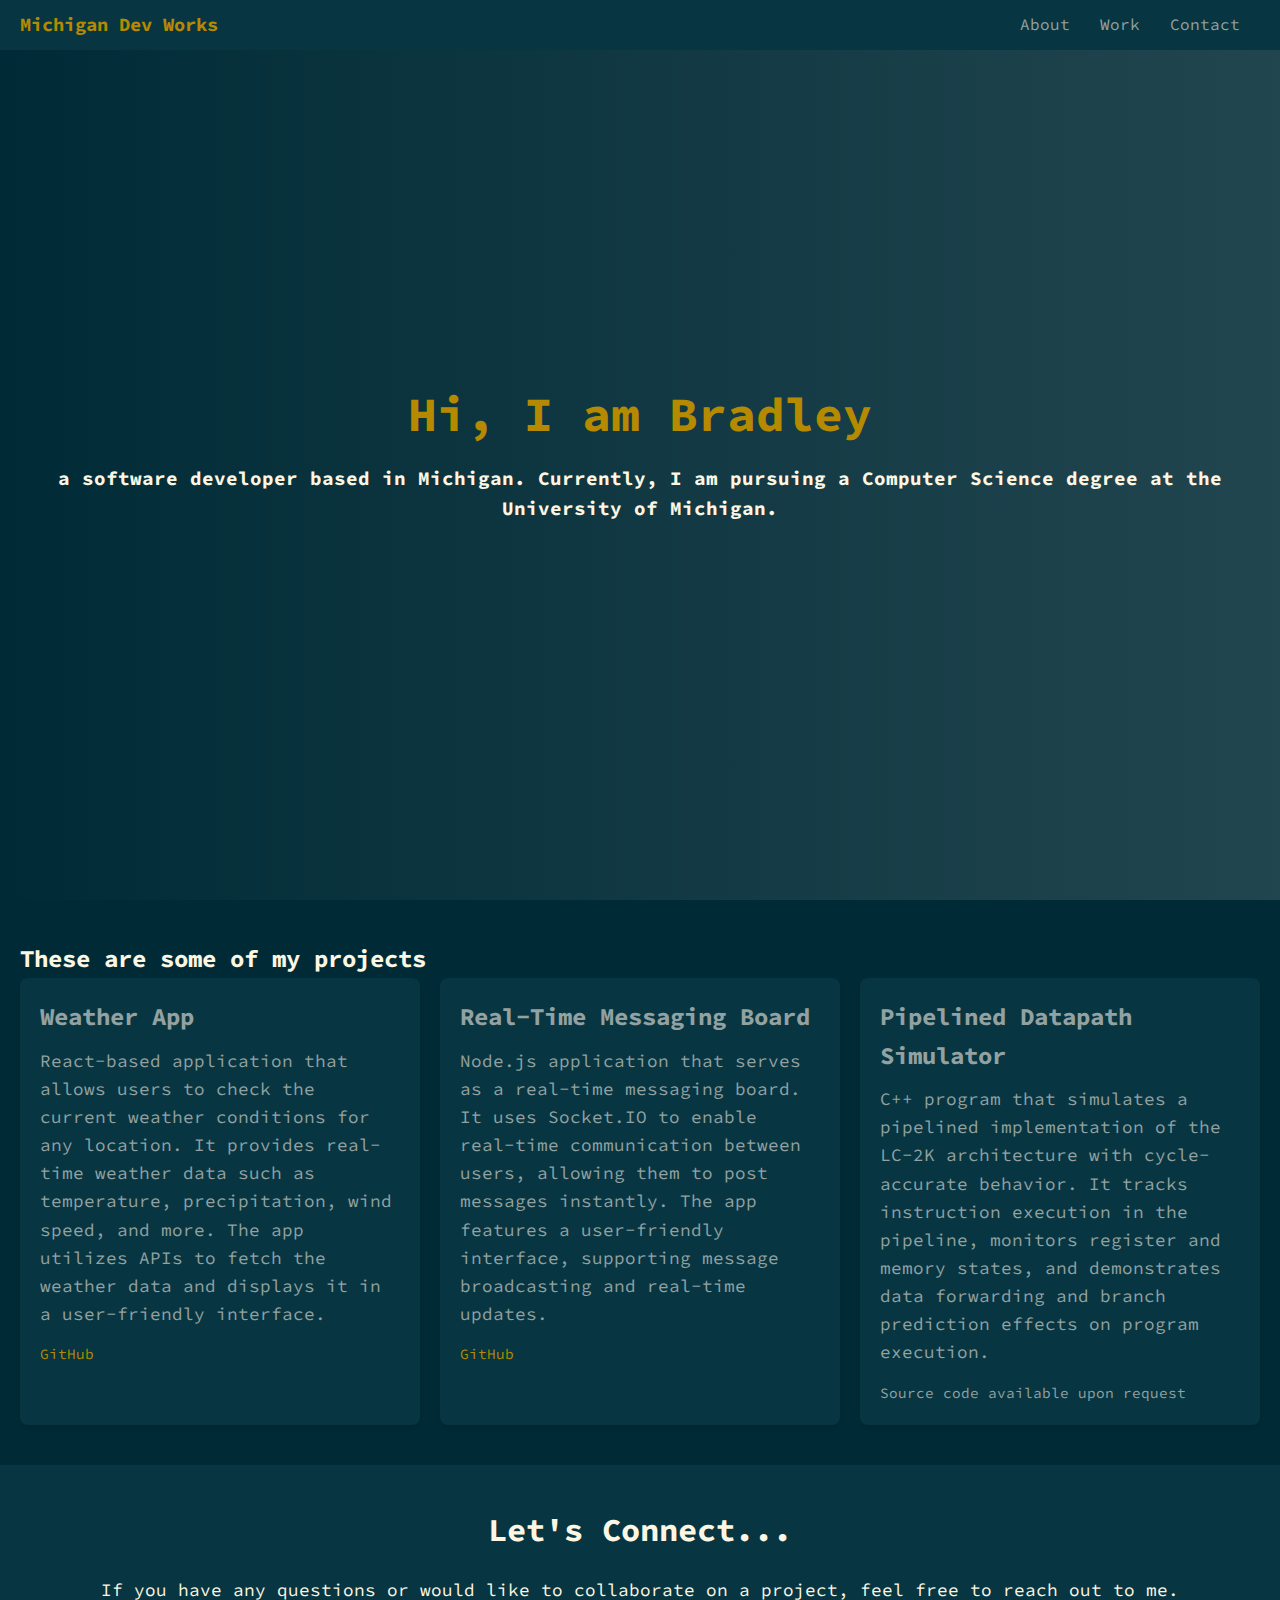
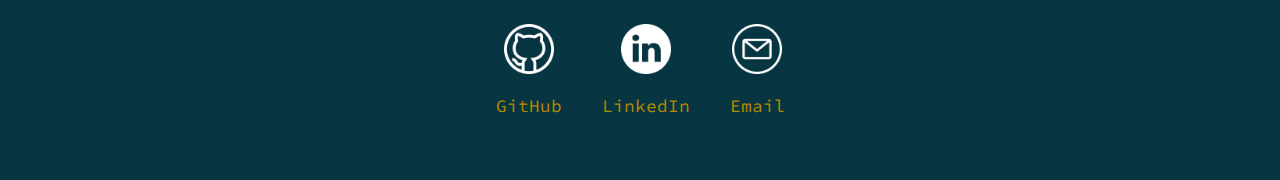
<file: index.html>
<!DOCTYPE html>
<html lang="en">

<head>
    <meta charset="UTF-8">
    <meta name="viewport" content="width=device-width, initial-scale=1.0">
    <link rel="stylesheet" href="styles.css">
    <link rel="preconnect" href="https://fonts.googleapis.com">
    <link rel="preconnect" href="https://fonts.gstatic.com" crossorigin>
    <link href="https://fonts.googleapis.com/css2?family=Source+Code+Pro:ital,wght@0,200..900;1,200..900&display=swap"
        rel="stylesheet">
    <title>MI Dev Works</title>
</head>
<div class="container">

    <body>
        <header id="header">
            <h3 id="header-title">Michigan Dev Works</h3>
            <nav id="nav-bar">
                <ul>
                    <li><a href="#about" class="nav-link">About</a></li>
                    <li><a href="#work" class="nav-link">Work</a></li>
                    <li><a href="#contact" class="nav-link">Contact</a></li>
                </ul>
            </nav>
        </header>
        <main>
            <section id="about">
                <h1>Hi, I am Bradley</h1>
                <p>a software developer based in Michigan. Currently, I am pursuing a Computer Science degree at the
                    University of Michigan.</p>
            </section>
            <section id="work">
                <h2>These are some of my projects</h2>
                <div id="work-container">
                    <div class="card">
                        <h3 class="card-title">Weather App</h3>
                        <p class="card-description">React-based application that allows users to check
                            the current weather conditions for any location. It provides real-time weather data such as
                            temperature, precipitation, wind speed, and more. The app utilizes APIs to fetch the weather
                            data and displays it in a user-friendly interface.</p>
                        <p class="card-availability">
                            <a href="https://github.com/bjclifton/weather-app" target="_blank">GitHub</a>
                        </p>
                    </div>
                    <div class="card">
                      <h3 class="card-title">Real-Time Messaging Board</h3>
                      <p class="card-description">Node.js application that serves as a real-time messaging board. It uses Socket.IO to enable real-time communication between users, allowing them to post messages instantly. The app features a user-friendly interface, supporting message broadcasting and real-time updates.
                      </p>
                      <p class="card-availability">
                          <a href="https://github.com/bjclifton/message-board" target="_blank">GitHub</a>
                      </p>
                  </div>
                    <div class="card">
                        <h3 class="card-title">Pipelined Datapath Simulator</h3>
                        <p class="card-description">C++ program that simulates a pipelined implementation of the LC-2K
                            architecture with cycle-accurate behavior. It tracks instruction execution in the pipeline,
                            monitors register and memory states, and demonstrates data forwarding and branch prediction
                            effects on program execution.</p>
                        <p class="card-availability">Source code available upon request</p>
                    </div>
                </div>
            </section>
            <section id="contact">
                <h2>Let's Connect...</h2>
                <p>If you have any questions or would like to collaborate on a project, feel free to reach out to me.
                </p>
                <div id="contact-info-container">
                    <div class="contact-info">
                        <img src="github.png" alt="GitHub Logo">
                        <p><a href="https://github.com/bjclifton">GitHub</a></p>
                    </div>
                    <div class="contact-info">
                        <img src="linkedin.png" alt="LinkedIn Logo">
                        <p><a href="https://www.linkedin.com/in/bclifto/">LinkedIn</a></p>
                    </div>
                    <div class="contact-info">
                        <img src="email.png" alt="Email Logo">
                        <p><a href="mailto:your-email@example.com">Email</a></p>
                    </div>
            </section>
        </main>
    </body>
</div>

</html>
</file>
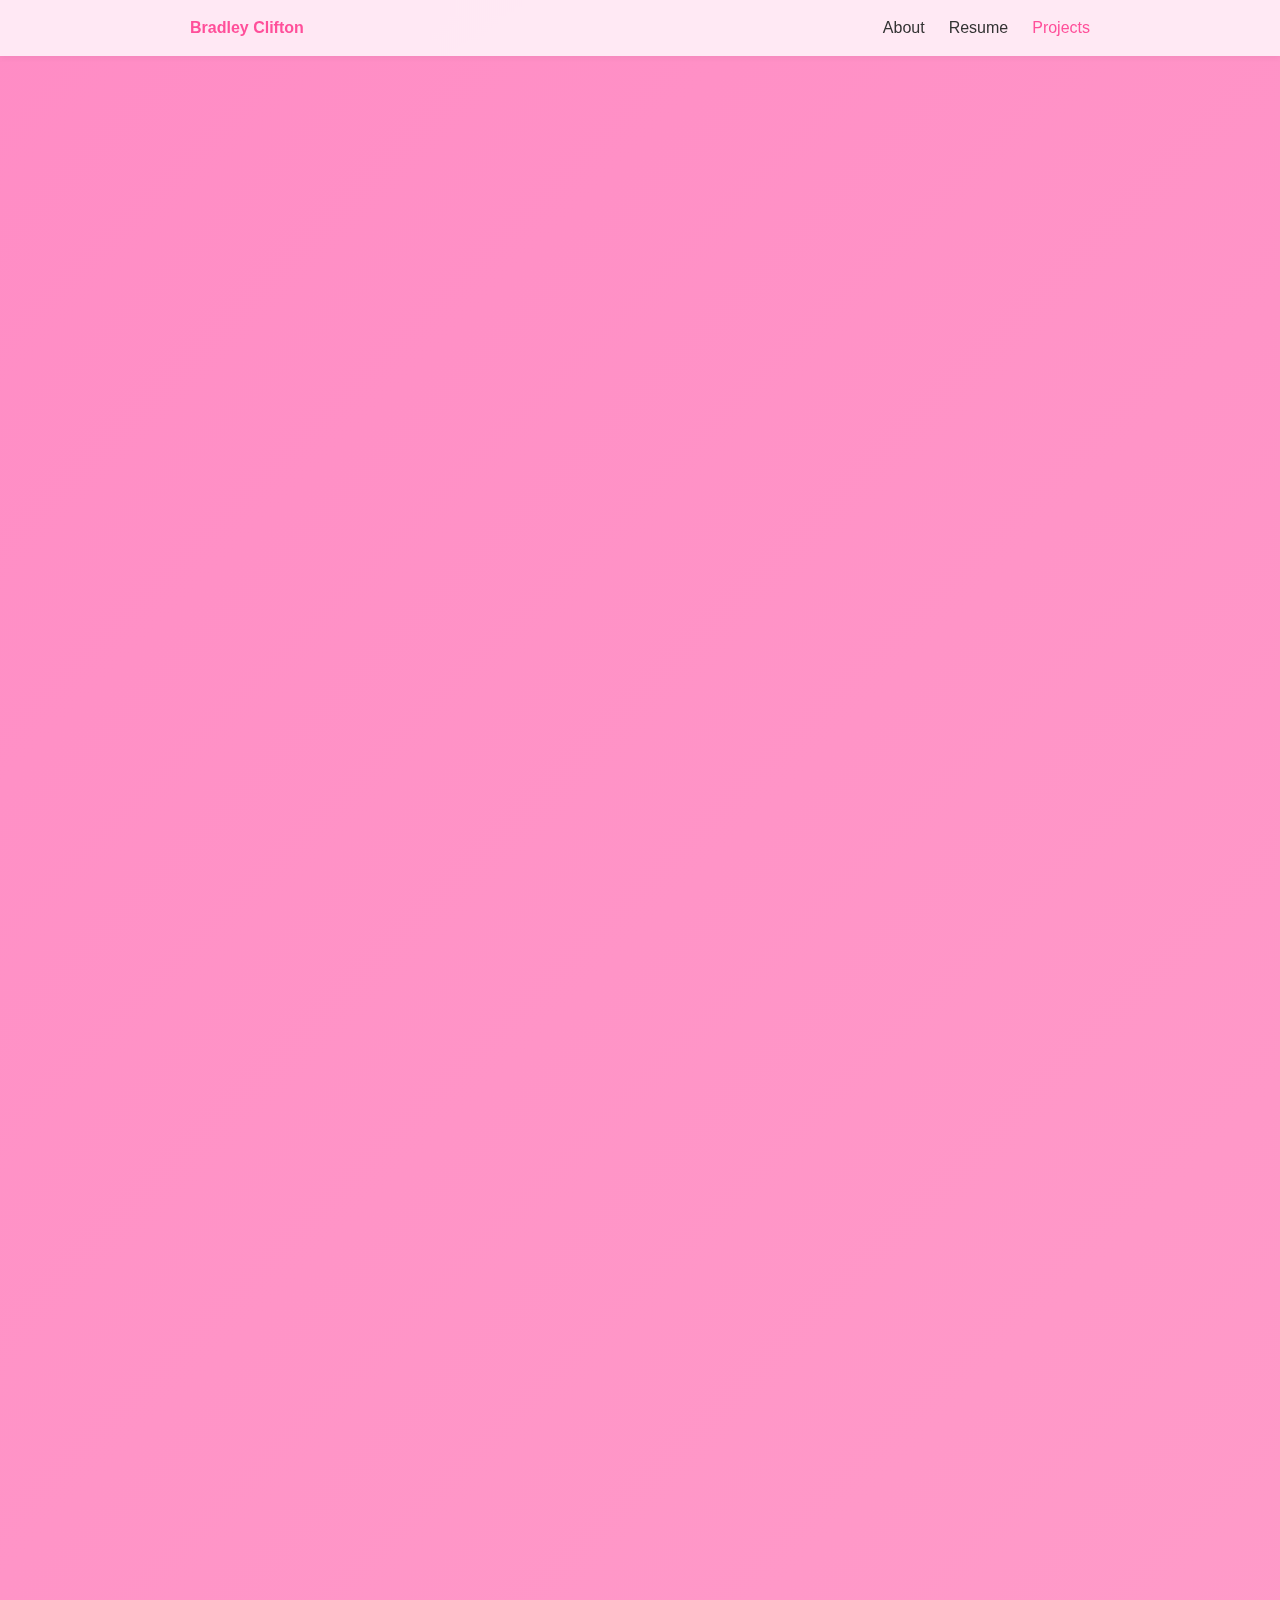
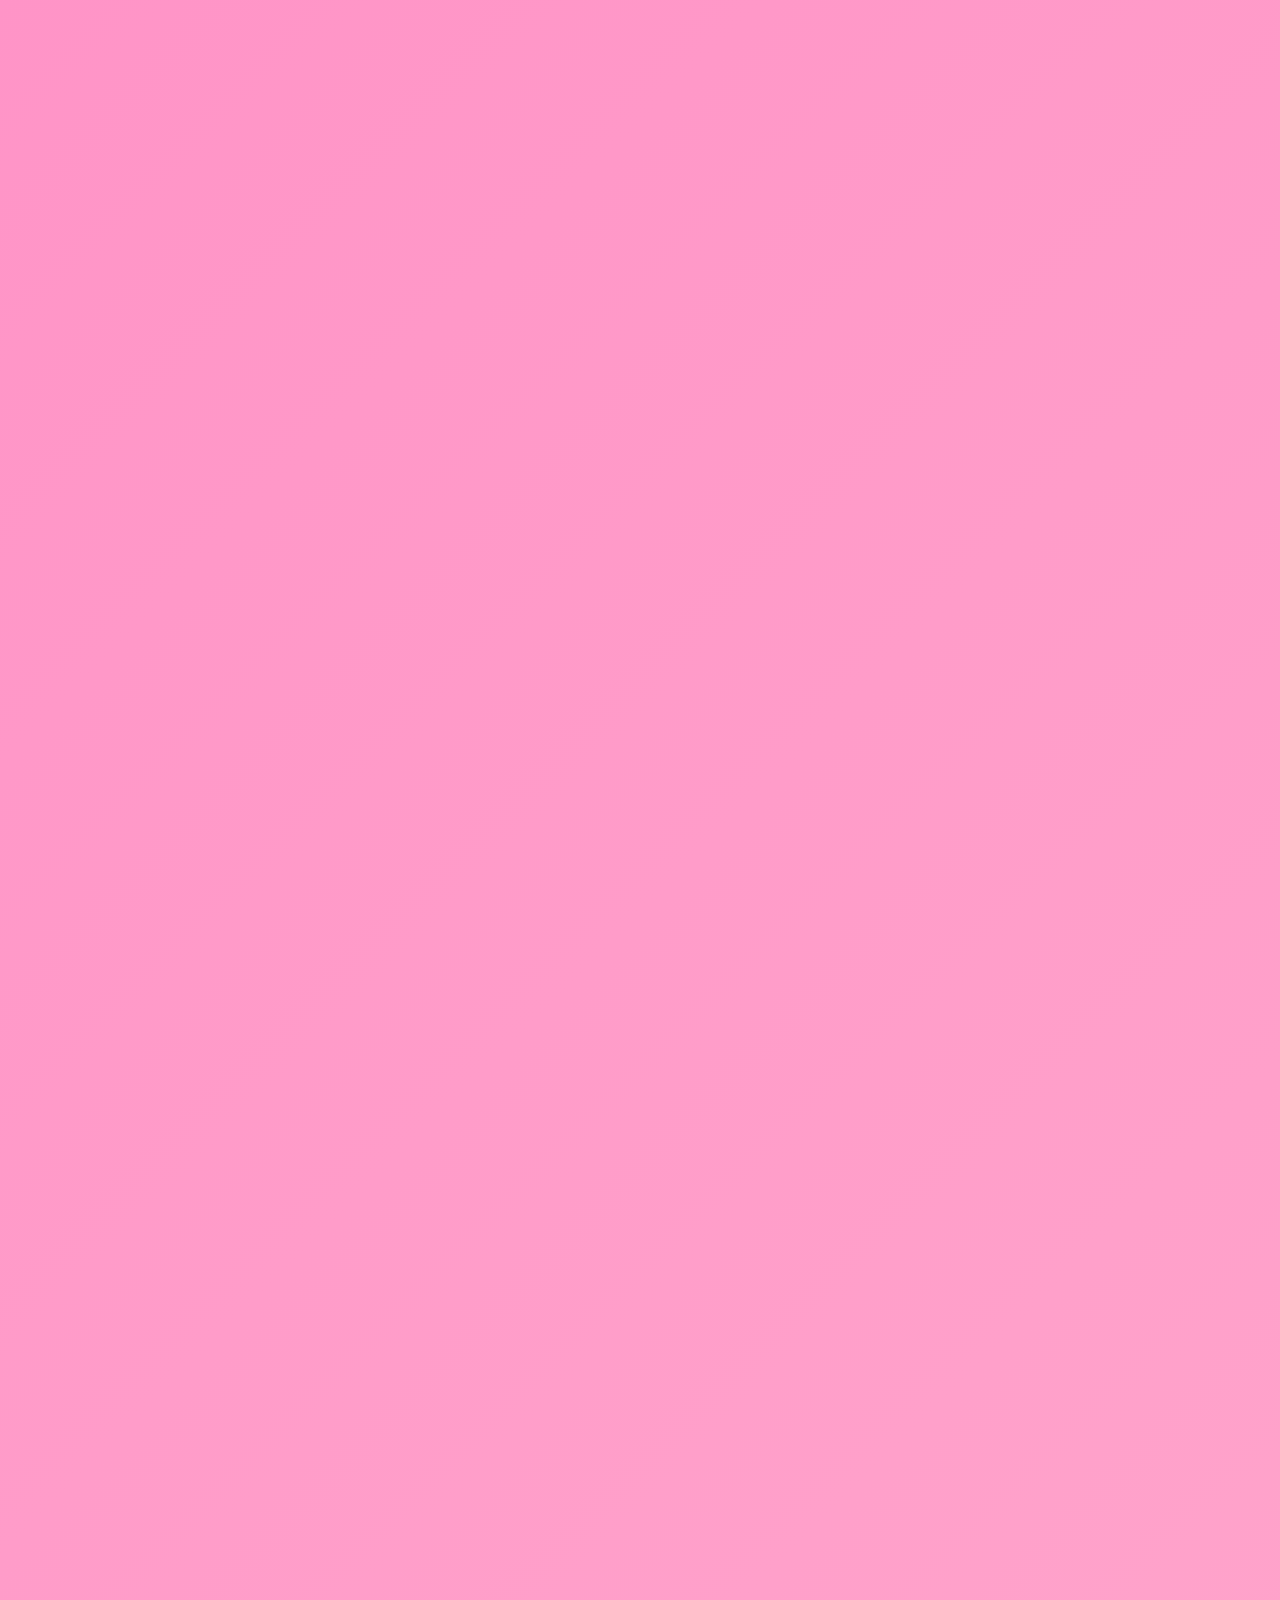
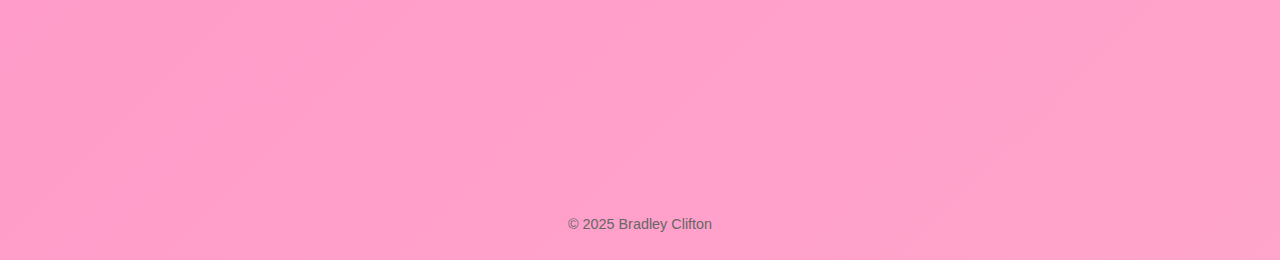
<file: projects.html>
<!DOCTYPE html>
<html lang="en">
<head>
  <meta charset="UTF-8" />
  <meta name="viewport" content="width=device-width, initial-scale=1.0" />
  <title>Projects | Bradley Clifton</title>
  <link rel="stylesheet" href="style.css" />
</head>
<body>
  <header>
    <nav class="navbar" aria-label="Main navigation">
      <h1 class="logo">Bradley Clifton</h1>
      <ul class="nav-links">
        <li><a href="index.html">About</a></li>
        <li><a href="resume.html">Resume</a></li>
        <li><a href="projects.html" class="active">Projects</a></li>
      </ul>
    </nav>
  </header>

  <main class="projects-scroll fade-in">

    <section id="tcp" class="project-block fade-up">
      <img src="images/tcp.png" alt="Screenshot of TCP protocol simulator interface" class="project-banner" />
      <div class="project-content">
        <h2>TCP Protocol Implementation</h2>
        <p>
          Built a version of TCP in C++, implementing connection setup, retransmission, and congestion control.
          The project deepened my understanding of reliable transport, packet sequencing, and flow control.
        </p>
        <p><strong>Skills:</strong> C++, Networking, Socket Programming</p>
      </div>
    </section>

    <section id="iperf" class="project-block fade-up">
        <img src="images/iperfer.png" alt="Terminal output from custom iPerf network tool" class="project-banner" />
      <div class="project-content">
        <h2>Network Performance Tool (iPerf Clone)</h2>
        <p>
          Developed a command-line tool to measure network throughput and latency between two endpoints.
          Supports concurrent TCP and UDP testing with bandwidth and latency reporting.
        </p>
        <p><strong>Skills:</strong> C++, Linux, Multithreading</p>
      </div>
    </section>

    <section id="certtool" class="project-block fade-up">
      <img src="images/certtool.png" alt="Dashboard showing SSL certificate management automation" class="project-banner"/>
      <div class="project-content">
        <h2>Certificate Automation Tool</h2>
        <p>
          Created a system to automatically renew and distribute SSL certificates across enterprise apps via REST APIs.
          The tool improved security and reduced manual overhead for engineers managing 30+ certificates.
        </p>
        <p><strong>Skills:</strong> .NET/C#, REST APIs, Automation, Enterprise Security</p>
      </div>
    </section>
<section id="spark" class="project-block fade-up no-image">
  <div class="project-content">
    <h2>SPARK Electric Racing</h2>
    <p>
      Contributed to the software system for an electric racing motorcycle as part of the
      SPARK Electric Racing team. Focused on embedded display systems and data acquisition,
      developing tools for real-time telemetry and post-ride performance analysis.
    </p>
    <p>
      Integrated CAN bus communication with a custom display interface built in Qt C++,
      enabling reliable in-race feedback for the engineering team.
    </p>
    <p><strong>Skills:</strong> Qt, C++, CAN Bus, Embedded Systems</p>
  </div>
</section>

  </main>

  <footer>
    <p>© 2025 Bradley Clifton</p>
  </footer>
</body>
</html>
</file>
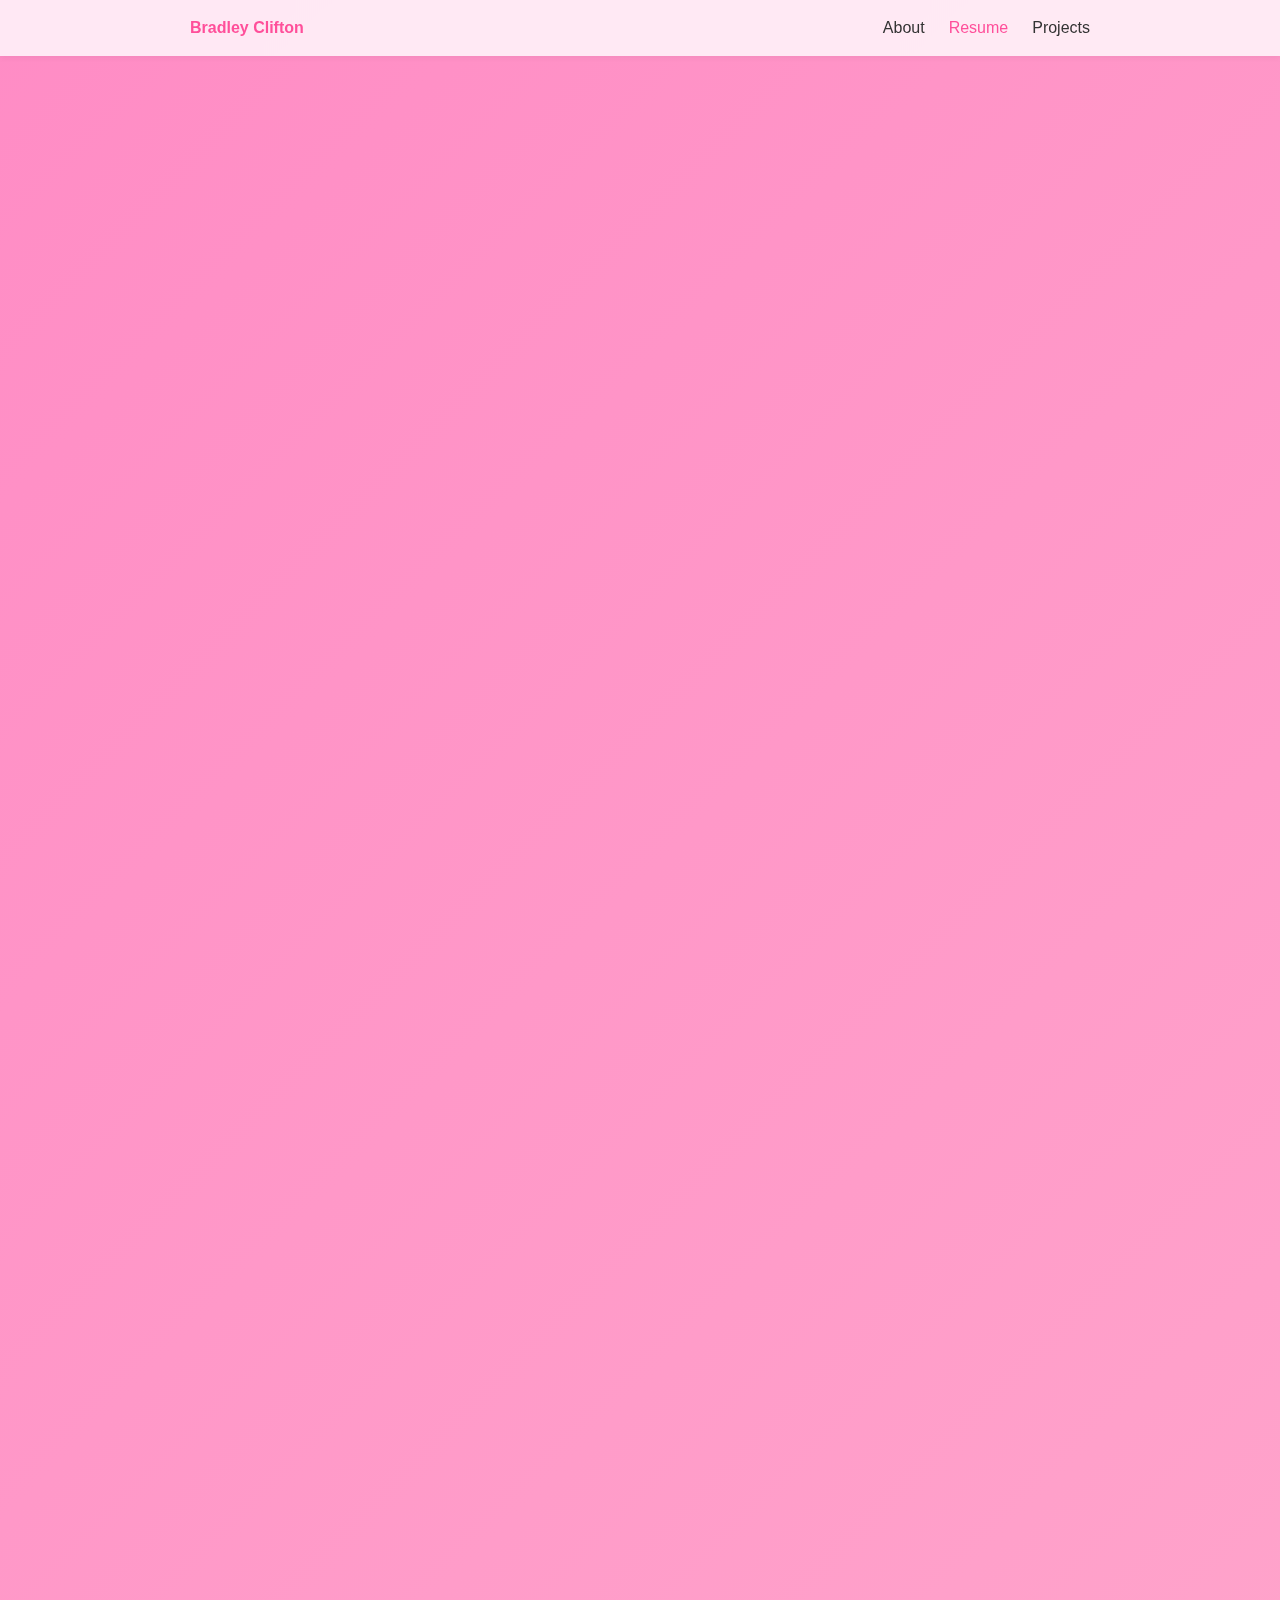
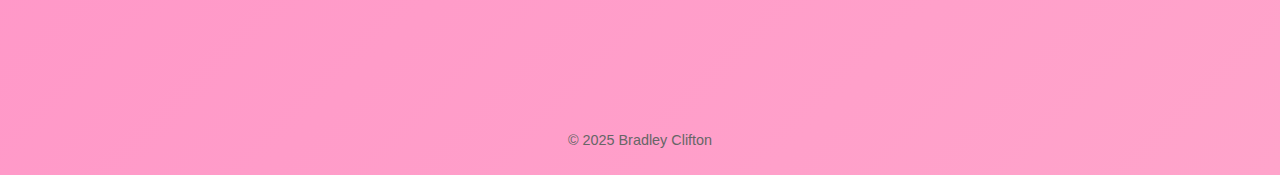
<file: resume.html>
<!DOCTYPE html>
<html lang="en">
<head>
  <meta charset="UTF-8" />
  <meta name="viewport" content="width=device-width, initial-scale=1.0" />
  <title>Resume | Bradley Clifton</title>
  <link rel="stylesheet" href="style.css" />
</head>
<body>
  <header>
    <nav class="navbar" aria-label="Main navigation">
      <h1 class="logo">Bradley Clifton</h1>
      <ul class="nav-links">
        <li><a href="index.html">About</a></li>
        <li><a href="resume.html" class="active">Resume</a></li>
        <li><a href="projects.html">Projects</a></li>
      </ul>
    </nav>
  </header>

  <main class="resume-container fade-in">
    <section class="resume-header">
      <h2>Bradley Clifton</h2>
      <p>
        Ann Arbor, MI •
        <a href="mailto:bradley@midevworks.com">bradley@midevworks.com</a> •
        <a href="https://github.com/bjclifton" target="_blank">github.com/bjclifton</a>
      </p>
    </section>

    <section>
      <h3>Education</h3>
      <div class="resume-entry">
        <p><strong>University of Michigan</strong> — BSE, Computer Science (Expected Dec. 2025)</p>
        <p>GPA: 3.7/4.0 | Coursework: Data Structures & Algorithms, Computer Security, Computer Architecture, Linear Algebra</p>
      </div>
    </section>

    <section>
      <h3>Work Experience</h3>
      <div class="resume-entry">
        <h4>Amazon (eero) — Embedded Systems SDE Intern</h4>
        <p><em>May 2024 – Aug. 2024 | San Francisco, CA</em></p>
        <ul>
          <li>Implemented WAN source prioritization to support Project Kuiper beta testing, improving reliability.</li>
          <li>Extended Ethernet WAN failover to non-gateway mesh nodes via inter-device RPC.</li>
        </ul>
      </div>

      <div class="resume-entry">
        <h4>National Heritage Academies — Enterprise Applications Engineer Intern</h4>
        <p><em>May 2024 – Present | Grand Rapids, MI</em></p>
        <ul>
          <li>Developed a .NET student processing app integrating identity management for 60,000+ students.</li>
          <li>Automated certificate renewal via REST APIs, reducing manual workload and ensuring timely updates.</li>
          <li>Enhanced identity and access management processes for enterprise security.</li>
        </ul>
      </div>

      <div class="resume-entry">
        <h4>Lavner Education — Virtual Technology Instructor</h4>
        <p><em>May 2023 – Aug. 2023 | Remote</em></p>
        <ul>
          <li>Taught Python, Java, and web development to students online.</li>
          <li>Served as acting camp director, managing 30 staff and 1,200 campers.</li>
        </ul>
      </div>

      <div class="resume-entry">
        <h4>Green Light Business Technology — Computer Technician</h4>
        <p><em>Mar. 2022 – Aug. 2022 | Jenison, MI</em></p>
        <ul>
          <li>Led a business cloud migration project increasing efficiency and reducing costs.</li>
          <li>Configured hardware/software for 50+ end users and maintained technical documentation.</li>
        </ul>
      </div>
    </section>

   <section>
  <h3>Project Experience</h3>

  <div class="resume-entry">
    <h4>
      <a href="projects.html#tcp" class="project-link" target="_blank">
        TCP Protocol Implementation
      </a>
    </h4>
    <p><em>Personal Project</em></p>
    <ul>
      <li>Built a simplified version of TCP in C++, implementing connection setup, retransmission, and congestion control.</li>
    </ul>
  </div>

  <div class="resume-entry">
    <h4>
      <a href="projects.html#iperf" class="project-link" target="_blank">
        Network Performance Tool (iPerf Clone)
      </a>
    </h4>
    <p><em>Personal Project</em></p>
    <ul>
      <li>Developed a network performance testing tool with multi-threaded support for TCP and UDP throughput measurements.</li>
    </ul>
  </div>

  <div class="resume-entry">
    <h4>
      <a href="projects.html#certtool" class="project-link" target="_blank">
        Certificate Automation Tool
      </a>
    </h4>
    <p><em>National Heritage Academies</em></p>
    <ul>
      <li>Built a REST API–driven system to automate SSL certificate renewal and deployment across enterprise apps.</li>
    </ul>
  </div>

  <div class="resume-entry">
    <h4>
      <a href="projects.html#spark" class="project-link" target="_blank">
        SPARK Electric Racing
      </a>
    </h4>
    <p><em>University Team Project</em></p>
    <ul>
      <li>Developed embedded display software using Qt C++ and CAN bus integration for real-time telemetry.</li>
    </ul>
  </div>
</section>


    <section>
      <h3>Leadership</h3>
      <div class="resume-entry">
        <h4>Michigan Hackers — Web Development Lead</h4>
        <p><em>May 2023 – Present | Ann Arbor, MI</em></p>
        <ul>
          <li>Led and mentored a team of 60+ students in full-stack web development with React and Node.js.</li>
        </ul>
      </div>
    </section>

    <section>
      <h3>Skills & Interests</h3>
      <ul>
        <li><strong>Languages:</strong> C++, C#, Python, JavaScript, SQL, HTML/CSS</li>
        <li><strong>Technologies:</strong> .NET, Linux, Active Directory, Networking, IAM</li>
        <li><strong>Interests:</strong> Bluegrass guitar, Rubik’s Cubes, Education, Philosophy</li>
      </ul>
    </section>
  </main>

  <footer>
    <p>© 2025 Bradley Clifton</p>
  </footer>
</body>
</html>
</file>
<file: styles.css>
/* Reset default margin and padding */
* {
  margin: 0;
  padding: 0;
  box-sizing: border-box;
}

/* Body styles for dark theme */
body {
  font-family: "Source Code Pro", Arial, sans-serif;
  background-color: #002b36;
  /* Solarized dark background */
  color: #93a1a1;
  /* Solarized light text */
  line-height: 1.6;
  margin: 0;
  padding: 0;
}

/* Header styles */
header {
  background-color: #073642;
  /* Solarized dark header background */
  padding: 10px 20px;
  position: fixed;
  width: 100%;
  z-index: 1000;
  display: flex;
  justify-content: space-between;
  align-items: center;
}

#header-title {
  color: #b58900;
  /* Solarized yellow header title color */
  margin: 0;
}

#nav-bar {
  display: flex;
}

#nav-bar ul {
  list-style-type: none;
  margin: 0;
  padding: 0;
  display: flex;
}

#nav-bar ul li {
  margin-right: 10px;
}

.nav-link {
  color: #93a1a1;
  /* Solarized light nav link color */
  text-decoration: none;
  padding: 5px 10px;
}

.nav-link:hover {
  color: #b58900;
  /* Solarized yellow hover color */
}

/* Main content */
main {
  padding-top: auto;
  /* Adjust according to header height */
}

/* About section */
#about {
  background: linear-gradient(270deg, #002b36, #657b83, #002b36);
  background-size: 600% 600%;
  color: #fdf6e3;
  /* Solarized light text */
  text-align: center;
  height: 100vh;
  display: flex;
  flex-direction: column;
  justify-content: center;
  align-items: center;
  animation: GradientBackground 10s ease infinite;
}

#about h1 {
  font-size: 3em;
  margin-bottom: 10px;
  color: #b58900;
  animation: slideInFromLeft 2s ease-in-out;
}

#about p {
  font-size: 1.2em;
  font-weight: bold;
  animation: slideInFromRight 2s ease-in-out;
}

/* Work section */
#work {
  background-color: #002b36;
  /* Solarized dark background */
  color: #fdf6e3;
  /* Solarized light text */
  padding: 40px 20px;
}

#work-container {
  display: grid;
  grid-template-columns: repeat(auto-fit, minmax(300px, 1fr));
  gap: 20px;
}

.card {
  background-color: #073642;
  /* Solarized dark card background */
  color: #93a1a1;
  /* Solarized light card text */
  padding: 20px;
  border-radius: 8px;
  box-shadow: 0 4px 8px rgba(0, 0, 0, 0.1);
}

.card-title {
  font-size: 1.5em;
  margin-bottom: 10px;
}

.card-description {
  font-size: 1.1em;
  margin-bottom: 15px;
}

.card-availability {
  font-size: 0.9em;
}

.card-availability a {
  color: #b58900;
  /* Solarized yellow link color */
  text-decoration: none;
}

.card-availability a:hover {
  text-decoration: underline;
}

/* Contact section */
#contact {
  background-color: #073642;
  /* Solarized dark background */
  color: #fdf6e3;
  /* Solarized light text */
  padding: 40px 20px;
}

#contact h2 {
  font-size: 2em;
  text-align: center;
  margin-bottom: 20px;
}

#contact p {
  font-size: 1.1em;
  text-align: center;
  margin-bottom: 20px;
}

#contact-info-container {
  display: flex;
  justify-content: center;
}

.contact-info {
  text-align: center;
  margin: 0 20px;
}

.contact-info img {
  width: 50px;
  height: 50px;
  margin-bottom: 10px;
  filter: invert(1);
  /* Invert the color */
}

.contact-info p {
  font-size: 1.1em;
}

.contact-info a {
  color: #b58900;
  /* Solarized yellow link color */
  text-decoration: none;
}

.contact-info a:hover {
  text-decoration: underline;
}

/* Media query for mobile responsiveness */
@media (max-width: 768px) {
  header {
      flex-direction: column;
      align-items: center;
  }

  #nav-bar {
      margin-top: 10px;
  }

  main {
      padding-top: auto;
  }

  #about h1 {
      font-size: 2.5em;
  }

  #about p {
      font-size: 1em;
  }

  .card {
      padding: 15px;
  }
}

/* Keyframes for animations */
@keyframes fadeIn {
  from {
      opacity: 0;
  }
  to {
      opacity: 1;
  }
}

@keyframes slideInFromLeft {
  from {
      transform: translateX(-100%);
      opacity: 0;
  }
  to {
      transform: translateX(0);
      opacity: 1;
  }
}

@keyframes slideInFromRight {
  from {
      transform: translateX(100%);
      opacity: 0;
  }
  to {
      transform: translateX(0);
      opacity: 1;
  }
}

@keyframes GradientBackground {
  0% {
      background-position: 0% 50%;
  }
  50% {
      background-position: 100% 50%;
  }
  100% {
      background-position: 0% 50%;
  }
}
</file>
<file: style.css>
/* http://meyerweb.com/eric/tools/css/reset/
   v2.0 | 20110126
   License: none (public domain)
*/

html,
body,
div,
span,
applet,
object,
iframe,
h1,
h2,
h3,
h4,
h5,
h6,
p,
blockquote,
pre,
a,
abbr,
acronym,
address,
big,
cite,
code,
del,
dfn,
em,
img,
ins,
kbd,
q,
s,
samp,
small,
strike,
strong,
sub,
sup,
tt,
var,
b,
u,
i,
center,
dl,
dt,
dd,
ol,
ul,
li,
fieldset,
form,
label,
legend,
table,
caption,
tbody,
tfoot,
thead,
tr,
th,
td,
article,
aside,
canvas,
details,
embed,
figure,
figcaption,
footer,
header,
hgroup,
menu,
nav,
output,
ruby,
section,
summary,
time,
mark,
audio,
video {
  margin: 0;
  padding: 0;
  border: 0;
  font-size: 100%;
  font: inherit;
  vertical-align: baseline;
}

/* Fullscreen about page layout */
.about-page {
  margin: 0;
  padding: 0;
  height: 100%;
  overflow: hidden;
  /* completely disables scrolling */
}

.about-container {
  display: flex;
  justify-content: center;
  align-items: center;
  height: calc(100vh - 70px);
  /* accounts for navbar height */
  overflow: hidden;
  margin: 0;
  padding: 0 1rem;
}

.about {
  display: flex;
  flex-wrap: wrap;
  align-items: center;
  justify-content: center;
  gap: 2rem;
  max-width: 900px;
}

.avatar {
  width: 220px;
  height: 220px;
  border-radius: 50%;
  object-fit: cover;
  border: 4px solid var(--accent);
  box-shadow: 0 4px 12px rgba(0, 0, 0, 0.1);
}

.about-text {
  text-align: center;
  max-width: 500px;
}

.about-text h2 {
  color: var(--accent);
}

footer {
  display: none;
  /* hides footer so layout fits perfectly */
}


/* HTML5 display-role reset for older browsers */
article,
aside,
details,
figcaption,
figure,
footer,
header,
hgroup,
menu,
nav,
section {
  display: block;
}

body {
  line-height: 1;
}

ol,
ul {
  list-style: none;
}

blockquote,
q {
  quotes: none;
}

blockquote:before,
blockquote:after,
q:before,
q:after {
  content: '';
  content: none;
}

table {
  border-collapse: collapse;
  border-spacing: 0;
}

:root {
  --accent: #ff4f9a;
  --text: #333;
  --bg1: #ffaed4;
  --bg2: #ff8cc5;
  --bg3: #ffaccd;
  --max-width: 900px;
}
/* Container to align buttons side-by-side */
.button-container {
  display: flex;
  gap: 1rem; /* Space between the buttons */
  margin-top: 1.5rem;
  flex-wrap: wrap; /* Wraps buttons if screen is too small */
}

/* Keep your existing .btn style for the primary button */
/* ... existing .btn code ... */

/* New style for the secondary button (Outline style) */
.btn-outline {
  background: transparent;
  border: 2px solid var(--accent);
  color: var(--accent);
  box-sizing: border-box; /* Ensures border doesn't mess up sizing */
}

.btn-outline:hover {
  background: var(--accent);
  color: white;
  transform: translateY(-2px);
}

/* Mobile tweak: Center buttons if on a small screen */
@media (max-width: 850px) {
  .button-container {
    justify-content: center;
  }
}

body {
  margin: 0;
  font-family: "Segoe UI", Helvetica, Arial, sans-serif;
  background: linear-gradient(-45deg, var(--bg1), var(--bg2), var(--bg3), var(--bg2));
  background-size: 400% 400%;
  animation: gradientShift 10s ease infinite;
  color: var(--text);
  line-height: 1.5;
  min-height: 100vh;
}

@keyframes gradientShift {
  0% {
    background-position: 0% 50%;
  }

  50% {
    background-position: 100% 50%;
  }

  100% {
    background-position: 0% 50%;
  }
}


header {
  background: rgba(255, 255, 255, 0.8);
  backdrop-filter: blur(6px);
  box-shadow: 0 2px 6px rgba(0, 0, 0, 0.05);
  position: sticky;
  top: 0;
  z-index: 10;
}

.navbar {
  display: flex;
  justify-content: space-between;
  align-items: center;
  max-width: var(--max-width);
  margin: 0 auto;
  padding: 1rem;
}

.logo {
  color: var(--accent);
  font-weight: 700;
}

.nav-links {
  list-style: none;
  display: flex;
  gap: 1.5rem;
}
a {
  text-decoration: none;
  color: inherit;
}
.nav-links a {
  text-decoration: none;
  color: var(--text);
  transition: color 0.2s;
}

.nav-links a:hover,
.nav-links a.active {
  color: var(--accent);
}

/* --- Updated About Page Styles --- */

.about-container {
  display: flex;
  justify-content: center;
  align-items: center;
  /* Adjust this if you want it to scroll, otherwise it stays fixed */
  min-height: calc(100vh - 70px);
  padding: 0 2rem;
}

.about {
  display: flex;
  flex-direction: row; /* Puts image and text side-by-side */
  align-items: center; /* Vertically centers them */
  justify-content: center;
  gap: 4rem; /* Big space between image and text */
  max-width: 1000px;
  width: 100%;
}

.about-visual {
  flex: 0 0 auto; /* Prevents image from squishing */
}

/* Make the avatar slightly larger for this layout */
.avatar {
  width: 280px;
  height: 280px;
  border-radius: 50%; /* Circular */
  object-fit: cover;
  border: 4px solid var(--accent);
  box-shadow: 10px 10px 0 rgba(0,0,0,0.1); /* Adds a stylized shadow */
}

.about-text {
  flex: 1; /* Takes up remaining space */
  text-align: left; /* The Left Alignment you asked for */
  color: var(--text);
}

.about-text h2 {
  font-size: 3rem;
  color: var(--accent);
  margin-bottom: 1rem;
  line-height: 1.1;
}

.about-text p {
  font-size: 1.1rem;
  margin-bottom: 1rem;
  line-height: 1.6;
  max-width: 600px; /* Prevents lines from getting too long to read */
}

/* Makes the first paragraph stand out */
.about-text .intro {
  font-size: 1.25rem;
  font-weight: 300;
}

/* Styling the list to look clean */
.interest-list {
  list-style: none;
  padding: 0;
  margin: 1.5rem 0 2rem 0;
  display: flex;
  flex-direction: column;
  gap: 0.8rem;
}

.interest-list li {
  font-weight: 600;
  color: #555;
  display: flex;
  align-items: center;
  gap: 10px;
}

/* Responsive: Stack them on mobile */
@media (max-width: 850px) {
  .about {
    flex-direction: column;
    text-align: center; /* Revert to center on mobile for balance */
    padding-bottom: 3rem;
  }

  .about-text {
    text-align: center;
  }

  .about-text h2 {
    font-size: 2.5rem;
  }

  .interest-list {
    align-items: center;
  }

  .avatar {
    width: 200px;
    height: 200px;
  }
}

.btn {
  display: inline-block;
  margin-top: 1rem;
  background: var(--accent);
  color: white;
  padding: 0.6rem 1.2rem;
  border-radius: 8px;
  text-decoration: none;
  transition: background 0.3s, transform 0.2s;
}

.btn:hover {
  background: #e63f86;
  transform: translateY(-2px);
}

footer {
  text-align: center;
  padding: 1.5rem;
  font-size: 0.9rem;
  color: #666;
}

footer a {
  color: var(--accent);
  text-decoration: none;
}

/* --- Animations --- */
.fade-in {
  animation: fadeIn 1.2s ease forwards;
  opacity: 0;
}

.fade-up {
  opacity: 0;
  transform: translateY(20px);
  animation: fadeUp 1.2s ease forwards;
}

.fade-up:nth-of-type(1) {
  animation-delay: 0.2s;
}

.fade-up:nth-of-type(2) {
  animation-delay: 0.4s;
}

@keyframes fadeIn {
  from {
    opacity: 0;
  }

  to {
    opacity: 1;
  }
}

@keyframes fadeUp {
  from {
    opacity: 0;
    transform: translateY(20px);
  }

  to {
    opacity: 1;
    transform: translateY(0);
  }
}

/* Resume Page */
.resume-container {
  max-width: 900px;
  margin: 2rem auto;
  padding: 2rem 1rem;
  background: rgba(255, 255, 255, 0.8);
  border-radius: 12px;
  box-shadow: 0 4px 14px rgba(0, 0, 0, 0.05);
  backdrop-filter: blur(6px);
}

.resume-header {
  text-align: center;
  margin-bottom: 2rem;
}

.resume-header h2 {
  color: var(--accent);
  margin-bottom: 0.5rem;
}

.resume-entry {
  margin-bottom: 1.5rem;
}

.resume-entry h4 {
  margin: 0.2rem 0;
  color: var(--accent);
}

.resume-entry ul {
  margin: 0.4rem 0 0 1.2rem;
}

.resume-entry li {
  margin-bottom: 0.4rem;
  text-align: justify;
}

section h3 {
  border-bottom: 2px solid var(--accent);
  padding-bottom: 0.2rem;
  margin-top: 2rem;
}

/* --- NEW Project Grid Styles --- */

.projects-container {
  max-width: var(--max-width);
  margin: 3rem auto;
  padding: 0 1rem;
}

.page-title {
  text-align: center;
  color: var(--accent);
  font-size: 2.5rem;
  margin-bottom: 2.5rem;
  font-weight: 700;
}

.project-grid {
  display: grid;
  /* Creates a responsive grid: 2 columns above 600px, 1 column below */
  grid-template-columns: repeat(auto-fit, minmax(300px, 1fr));
  gap: 2rem;
}

.project-card {
  /* Style as a clickable button to launch the modal */
  border: none;
  background: rgba(255, 255, 255, 0.9);
  border-radius: 12px;
  box-shadow: 0 8px 16px rgba(0, 0, 0, 0.1);
  overflow: hidden;
  text-align: left;
  cursor: pointer;
  transition: transform 0.3s, box-shadow 0.3s;
  padding: 0;
}

.project-card:hover {
  transform: translateY(-5px);
  box-shadow: 0 12px 24px rgba(0, 0, 0, 0.15);
}

.card-image-wrapper {
  /* **CRITICAL for uniform images** */
  width: 100%;
  height: 200px; /* Fixed height for consistency */
  overflow: hidden;
}

.project-thumbnail {
  width: 100%;
  height: 100%;
  /* This ensures the image covers the fixed height/width, cropping as needed */
  object-fit: cover;
  object-position: top left;
  transition: transform 0.4s;
}

.project-thumbnail2 {
  width: 200%;
  height: 100%;
  /* This ensures the image covers the fixed height/width, cropping as needed */
  object-fit: contain;
  object-position: 18% 50%;
  transition: transform 0.4s;
}

.project-card:hover .project-thumbnail {
  transform: scale(1.05);
}

.project-card h3 {
  color: var(--text);
  font-size: 1.3rem;
  padding: 1rem 1rem 0.5rem;
  margin: 0;
}

.card-tag {
  color: var(--accent);
  font-size: 0.9rem;
  font-weight: 600;
  padding: 0 1rem 1.5rem;
  margin: 0;
}





.no-image-placeholder {
  font-style: italic;
  color: #888;
  font-size: 0.9rem;
  padding-top: 0.5rem;
}

/* --- Modal Styles for Project Details --- */
.modal {
  display: none;
  position: fixed;
  z-index: 100;
  left: 0;
  top: 0;
  width: 100%;
  height: 100%;
  overflow: auto;
  background-color: rgba(0, 0, 0, 0.6); /* Slightly darker backdrop */
  backdrop-filter: blur(5px);
  padding: 20px;
  /* Flexbox centering */
  display: none; /* JS toggles this to flex */
  justify-content: center;
  align-items: center;
}

.modal-content {
  background-color: #ffffff;
  margin: auto;
  padding: 40px; /* Increased padding for breathing room */
  border-radius: 16px;
  width: 90%;
  max-width: 800px;
  box-shadow: 0 10px 30px rgba(0, 0, 0, 0.2);
  position: relative;
  max-height: 85vh;
  overflow-y: auto;
  animation: modalOpen 0.4s cubic-bezier(0.16, 1, 0.3, 1) forwards;
}

@keyframes modalOpen {
  from { opacity: 0; transform: translateY(30px) scale(0.95); }
  to { opacity: 1; transform: translateY(0) scale(1); }
}

.close-button {
  color: #888;
  font-size: 32px;
  font-weight: bold;
  position: absolute;
  top: 15px;
  right: 25px;
  cursor: pointer;
  transition: color 0.2s, transform 0.2s;
  z-index: 10;
  line-height: 1;
}

.close-button:hover {
  color: var(--accent);
  transform: rotate(90deg);
}

/* Modal Internal Typography */
#modal-details {
  text-align: left; /* Default to left align for readability */
}

/* Main Title */
#modal-details h2 {
  color: var(--accent);
  font-size: 2.2rem;
  margin-top: 0;
  margin-bottom: 1.5rem;
  font-weight: 700;
  text-align: center;
  border-bottom: 2px solid var(--bg2);
  padding-bottom: 1rem;
}

/* Sub-headers (Key Technical Aspects, etc.) */
#modal-details h3 {
  color: var(--text);
  font-size: 1.4rem;
  margin-top: 1.5rem;
  margin-bottom: 0.8rem;
  font-weight: 700;
  display: flex;
  align-items: center;
}

/* Small accent line before sub-headers */
#modal-details h3::before {
  content: '';
  display: inline-block;
  width: 6px;
  height: 24px;
  background-color: var(--accent);
  margin-right: 10px;
  border-radius: 4px;
}

#modal-details p {
  font-size: 1.05rem;
  color: #444;
  margin-bottom: 1rem;
  line-height: 1.7;
}

/* Specific override for the SSL Cert project inside the modal */
#modal-details #certtool-full img {
  max-height: none;   /* Removes the 400px height limit */
  height: auto;       /* Let the height adjust naturally */
  object-fit: contain; /* Ensures the full image is shown */
}

#modal-details img {
  width: 100%;
  height: auto;
  max-height: 400px;
  object-fit: cover; /* Keep this */
  /* ADD THIS LINE to anchor the image to the top */
  object-position: top center;
  border-radius: 12px;
  margin-bottom: 2rem;
  box-shadow: 0 4px 12px rgba(0,0,0,0.1);
  display: block;
}

/* List Styling inside Modal */
#modal-details ul {
  list-style: none;
  padding-left: 0;
  margin-bottom: 1.5rem;
}

#modal-details li {
  margin-bottom: 0.8rem;
  padding-left: 1.5rem; /* Space for bullet */
  position: relative;
  line-height: 1.6;
  color: #333;
}

#modal-details li strong {
  color: var(--accent); /* Highlights the key terms */
  font-weight: 700;
}

/* Custom Bullet Points */
#modal-details li::before {
  content: '→';
  color: var(--accent);
  font-weight: bold;
  position: absolute;
  left: 0;
  top: 0;
}

/* Skills Section at bottom */
.skills-list {
  margin-top: 2rem;
  padding-top: 1rem;
  border-top: 1px solid #eee;
  text-align: center !important;
  font-size: 0.95rem !important;
  color: #666 !important;
}

.skills-list strong {
  color: var(--accent);
  text-transform: uppercase;
  font-size: 0.85rem;
  letter-spacing: 1px;
  margin-right: 5px;
}

.hidden {
  display: none !important;
}

/* Responsive Tweaks */
@media (max-width: 700px) {
  .modal-content {
    padding: 20px;
    width: 95%;
  }
  #modal-details h2 {
    font-size: 1.6rem;
  }
}
</file>
